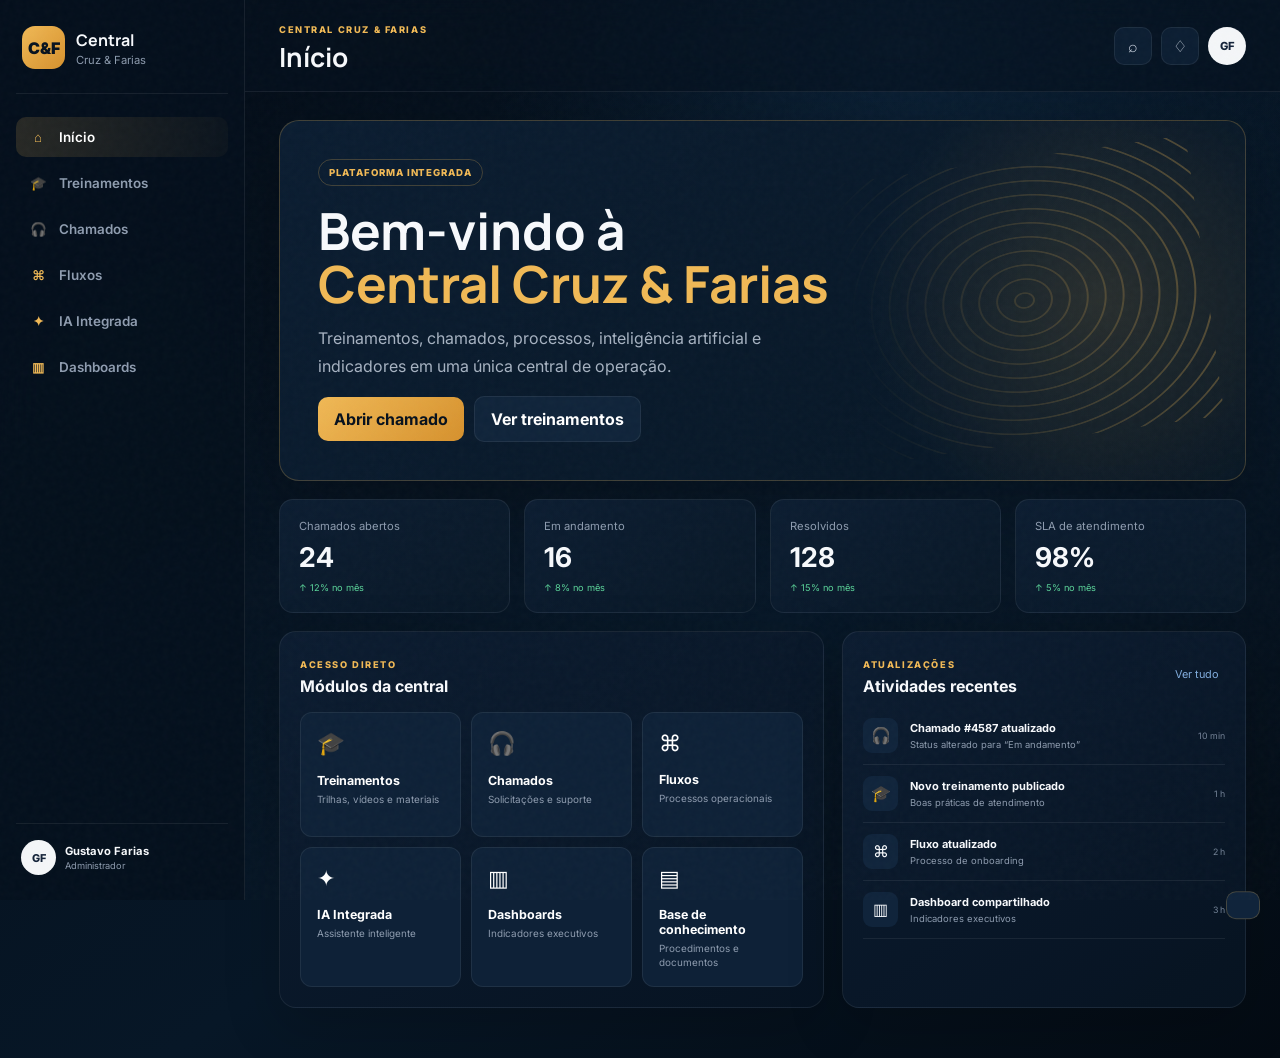
<file: index.html>
<!DOCTYPE html>
<html lang="pt-BR">
<head>
<meta charset="UTF-8">
<meta name="viewport" content="width=device-width, initial-scale=1.0">
<title>Início | Central Cruz & Farias</title>
<link rel="preconnect" href="https://fonts.googleapis.com">
<link rel="preconnect" href="https://fonts.gstatic.com" crossorigin>
<link href="https://fonts.googleapis.com/css2?family=Inter:wght@400;500;600;700;800&family=Manrope:wght@600;700;800&display=swap" rel="stylesheet">
<link rel="stylesheet" href="styles.css">
</head>
<body data-page="inicio">
<div class="noise"></div>
<aside class="sidebar" id="sidebar">
  <div class="brand">
    <div class="brand-icon">C&F</div>
    <div><strong>Central</strong><small>Cruz & Farias</small></div>
  </div>
  <nav>
<a href="index.html" data-page="inicio"><span>⌂</span>Início</a>
<a href="treinamentos.html" data-page="treinamentos"><span>🎓</span>Treinamentos</a>
<a href="chamados.html" data-page="chamados"><span>🎧</span>Chamados</a>
<a href="fluxos.html" data-page="fluxos"><span>⌘</span>Fluxos</a>
<a href="ia.html" data-page="ia"><span>✦</span>IA Integrada</a>
<a href="dashboards.html" data-page="dashboards"><span>▥</span>Dashboards</a>
</nav>
  <div class="sidebar-footer">
    <div class="mini-avatar">GF</div>
    <div><strong>Gustavo Farias</strong><small>Administrador</small></div>
  </div>
</aside>
<div class="mobile-overlay" id="mobileOverlay"></div>
<main class="app">
<header class="topbar">
  <button class="menu-btn" id="menuBtn">☰</button>
  <div>
    <span class="eyebrow">CENTRAL CRUZ & FARIAS</span>
    <h1>Início</h1>
  </div>
  <div class="top-actions">
    <button class="icon-btn" id="searchBtn">⌕</button>
    <button class="icon-btn">♢</button>
    <div class="avatar">GF</div>
  </div>
</header>
<section class="content">

<section class="hero-card">
  <div>
    <span class="tag">PLATAFORMA INTEGRADA</span>
    <h2>Bem-vindo à<br><em>Central Cruz & Farias</em></h2>
    <p>Treinamentos, chamados, processos, inteligência artificial e indicadores em uma única central de operação.</p>
    <div class="hero-actions">
      <a class="btn primary" href="chamados.html">Abrir chamado</a>
      <a class="btn secondary" href="treinamentos.html">Ver treinamentos</a>
    </div>
  </div>
  <div class="gold-art"></div>
</section>

<section class="kpi-grid">
  <article class="kpi-card"><span>Chamados abertos</span><strong>24</strong><small>↑ 12% no mês</small></article>
  <article class="kpi-card"><span>Em andamento</span><strong>16</strong><small>↑ 8% no mês</small></article>
  <article class="kpi-card"><span>Resolvidos</span><strong>128</strong><small>↑ 15% no mês</small></article>
  <article class="kpi-card"><span>SLA de atendimento</span><strong>98%</strong><small>↑ 5% no mês</small></article>
</section>

<section class="home-grid">
  <article class="panel">
    <div class="panel-head"><div><span class="eyebrow">ACESSO DIRETO</span><h3>Módulos da central</h3></div></div>
    <div class="module-grid">
      <a href="treinamentos.html" class="module-card"><i>🎓</i><strong>Treinamentos</strong><span>Trilhas, vídeos e materiais</span></a>
      <a href="chamados.html" class="module-card"><i>🎧</i><strong>Chamados</strong><span>Solicitações e suporte</span></a>
      <a href="fluxos.html" class="module-card"><i>⌘</i><strong>Fluxos</strong><span>Processos operacionais</span></a>
      <a href="ia.html" class="module-card"><i>✦</i><strong>IA Integrada</strong><span>Assistente inteligente</span></a>
      <a href="dashboards.html" class="module-card"><i>▥</i><strong>Dashboards</strong><span>Indicadores executivos</span></a>
      <button class="module-card" data-toast="Base de conhecimento será conectada ao conteúdo da empresa."><i>▤</i><strong>Base de conhecimento</strong><span>Procedimentos e documentos</span></button>
    </div>
  </article>

  <article class="panel activity-panel">
    <div class="panel-head"><div><span class="eyebrow">ATUALIZAÇÕES</span><h3>Atividades recentes</h3></div><button class="text-btn">Ver tudo</button></div>
    <div class="activity-list">
      <div><i>🎧</i><p><strong>Chamado #4587 atualizado</strong><span>Status alterado para “Em andamento”</span></p><time>10 min</time></div>
      <div><i>🎓</i><p><strong>Novo treinamento publicado</strong><span>Boas práticas de atendimento</span></p><time>1 h</time></div>
      <div><i>⌘</i><p><strong>Fluxo atualizado</strong><span>Processo de onboarding</span></p><time>2 h</time></div>
      <div><i>▥</i><p><strong>Dashboard compartilhado</strong><span>Indicadores executivos</span></p><time>3 h</time></div>
    </div>
  </article>
</section>

</section>
</main>
<div class="toast" id="toast"></div>
<script src="app.js"></script>
</body>
</html>
</file>
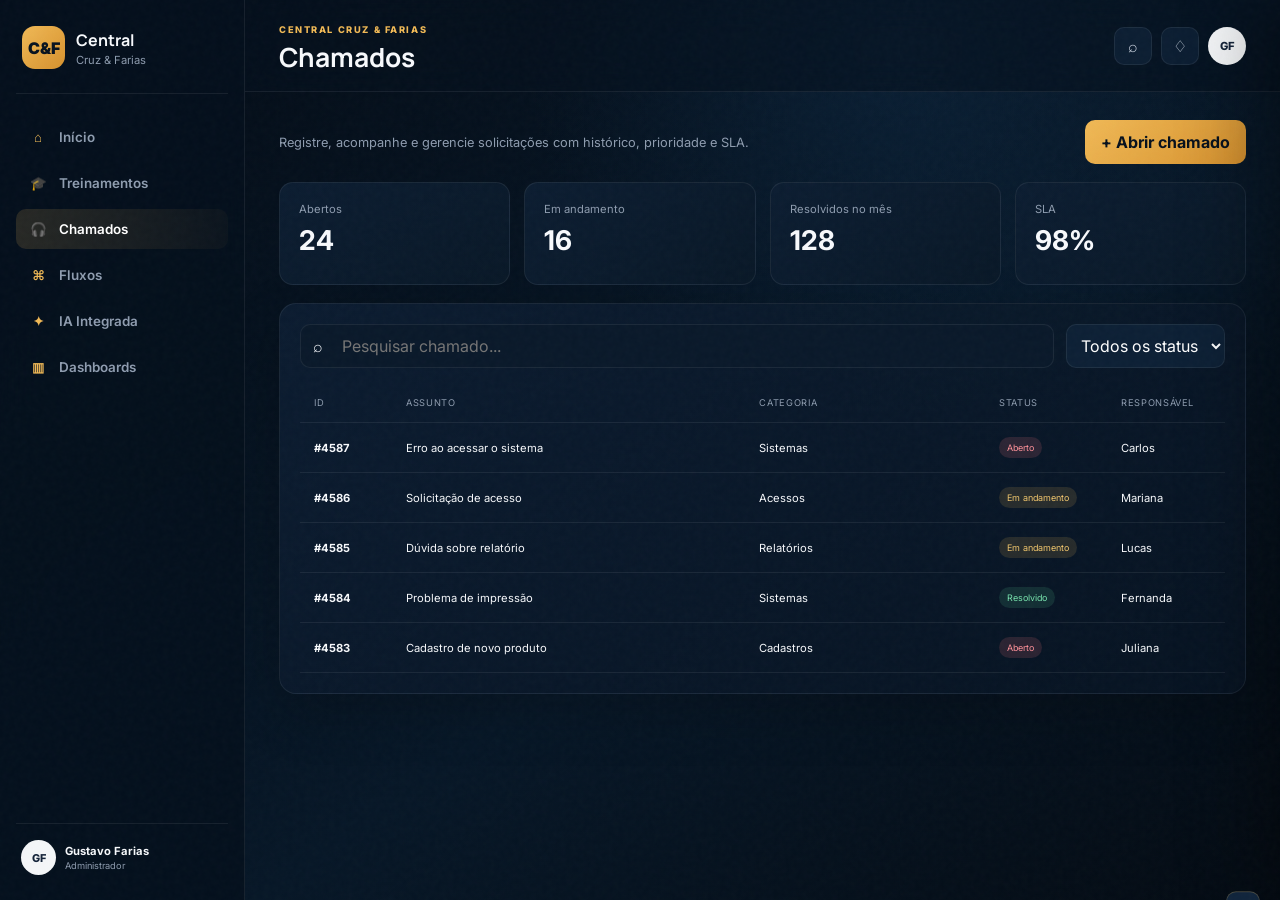
<file: chamados.html>
<!DOCTYPE html>
<html lang="pt-BR">
<head>
<meta charset="UTF-8">
<meta name="viewport" content="width=device-width, initial-scale=1.0">
<title>Chamados | Central Cruz & Farias</title>
<link rel="preconnect" href="https://fonts.googleapis.com">
<link rel="preconnect" href="https://fonts.gstatic.com" crossorigin>
<link href="https://fonts.googleapis.com/css2?family=Inter:wght@400;500;600;700;800&family=Manrope:wght@600;700;800&display=swap" rel="stylesheet">
<link rel="stylesheet" href="styles.css">
</head>
<body data-page="chamados">
<div class="noise"></div>
<aside class="sidebar" id="sidebar">
  <div class="brand">
    <div class="brand-icon">C&F</div>
    <div><strong>Central</strong><small>Cruz & Farias</small></div>
  </div>
  <nav>
<a href="index.html" data-page="inicio"><span>⌂</span>Início</a>
<a href="treinamentos.html" data-page="treinamentos"><span>🎓</span>Treinamentos</a>
<a href="chamados.html" data-page="chamados"><span>🎧</span>Chamados</a>
<a href="fluxos.html" data-page="fluxos"><span>⌘</span>Fluxos</a>
<a href="ia.html" data-page="ia"><span>✦</span>IA Integrada</a>
<a href="dashboards.html" data-page="dashboards"><span>▥</span>Dashboards</a>
</nav>
  <div class="sidebar-footer">
    <div class="mini-avatar">GF</div>
    <div><strong>Gustavo Farias</strong><small>Administrador</small></div>
  </div>
</aside>
<div class="mobile-overlay" id="mobileOverlay"></div>
<main class="app">
<header class="topbar">
  <button class="menu-btn" id="menuBtn">☰</button>
  <div>
    <span class="eyebrow">CENTRAL CRUZ & FARIAS</span>
    <h1>Chamados</h1>
  </div>
  <div class="top-actions">
    <button class="icon-btn" id="searchBtn">⌕</button>
    <button class="icon-btn">♢</button>
    <div class="avatar">GF</div>
  </div>
</header>
<section class="content">

<div class="page-actions">
  <div><p>Registre, acompanhe e gerencie solicitações com histórico, prioridade e SLA.</p></div>
  <button class="btn primary" id="newTicketBtn">+ Abrir chamado</button>
</div>
<section class="summary-strip">
  <div><span>Abertos</span><strong>24</strong></div><div><span>Em andamento</span><strong>16</strong></div>
  <div><span>Resolvidos no mês</span><strong>128</strong></div><div><span>SLA</span><strong>98%</strong></div>
</section>
<section class="panel">
  <div class="table-tools">
    <div class="search-box">⌕ <input id="ticketSearch" placeholder="Pesquisar chamado..."></div>
    <select id="statusFilter"><option value="all">Todos os status</option><option>Aberto</option><option>Em andamento</option><option>Resolvido</option></select>
  </div>
  <div class="ticket-table" id="ticketTable"></div>
</section>
<div class="drawer" id="ticketDrawer">
  <div class="drawer-head"><h3>Novo chamado</h3><button id="closeDrawer">×</button></div>
  <form id="ticketForm">
    <label>Assunto<input required id="ticketTitle" placeholder="Descreva resumidamente"></label>
    <label>Categoria<select><option>Sistemas</option><option>Acessos</option><option>Cadastros</option><option>Relatórios</option></select></label>
    <label>Prioridade<select><option>Baixa</option><option>Média</option><option>Alta</option><option>Crítica</option></select></label>
    <label>Descrição<textarea required placeholder="Detalhe a solicitação"></textarea></label>
    <button class="btn primary" type="submit">Registrar chamado</button>
  </form>
</div>

</section>
</main>
<div class="toast" id="toast"></div>
<script src="app.js"></script>
</body>
</html>
</file>
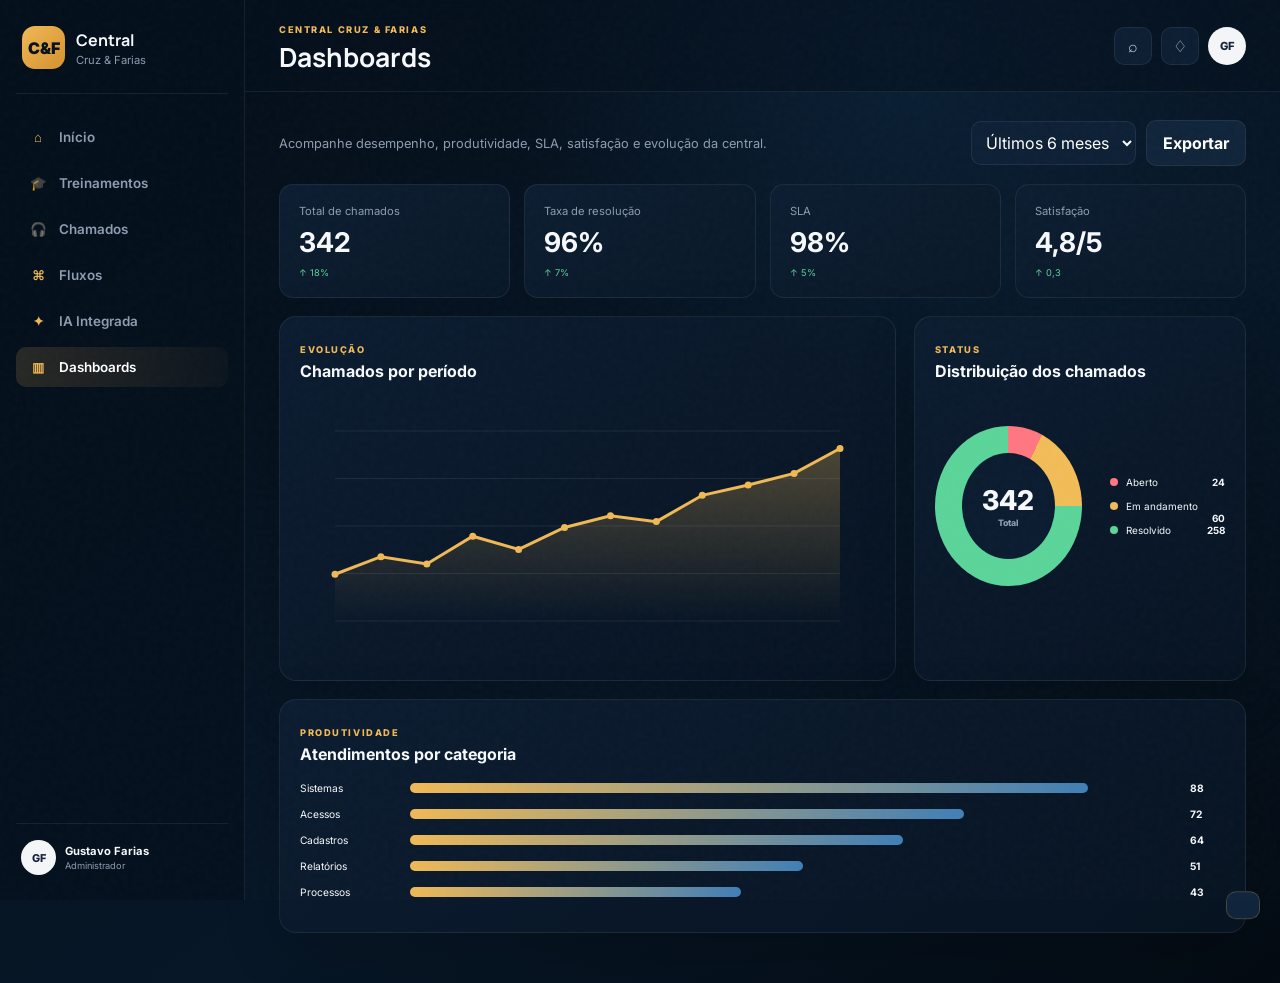
<file: dashboards.html>
<!DOCTYPE html>
<html lang="pt-BR">
<head>
<meta charset="UTF-8">
<meta name="viewport" content="width=device-width, initial-scale=1.0">
<title>Dashboards | Central Cruz & Farias</title>
<link rel="preconnect" href="https://fonts.googleapis.com">
<link rel="preconnect" href="https://fonts.gstatic.com" crossorigin>
<link href="https://fonts.googleapis.com/css2?family=Inter:wght@400;500;600;700;800&family=Manrope:wght@600;700;800&display=swap" rel="stylesheet">
<link rel="stylesheet" href="styles.css">
</head>
<body data-page="dashboards">
<div class="noise"></div>
<aside class="sidebar" id="sidebar">
  <div class="brand">
    <div class="brand-icon">C&F</div>
    <div><strong>Central</strong><small>Cruz & Farias</small></div>
  </div>
  <nav>
<a href="index.html" data-page="inicio"><span>⌂</span>Início</a>
<a href="treinamentos.html" data-page="treinamentos"><span>🎓</span>Treinamentos</a>
<a href="chamados.html" data-page="chamados"><span>🎧</span>Chamados</a>
<a href="fluxos.html" data-page="fluxos"><span>⌘</span>Fluxos</a>
<a href="ia.html" data-page="ia"><span>✦</span>IA Integrada</a>
<a href="dashboards.html" data-page="dashboards"><span>▥</span>Dashboards</a>
</nav>
  <div class="sidebar-footer">
    <div class="mini-avatar">GF</div>
    <div><strong>Gustavo Farias</strong><small>Administrador</small></div>
  </div>
</aside>
<div class="mobile-overlay" id="mobileOverlay"></div>
<main class="app">
<header class="topbar">
  <button class="menu-btn" id="menuBtn">☰</button>
  <div>
    <span class="eyebrow">CENTRAL CRUZ & FARIAS</span>
    <h1>Dashboards</h1>
  </div>
  <div class="top-actions">
    <button class="icon-btn" id="searchBtn">⌕</button>
    <button class="icon-btn">♢</button>
    <div class="avatar">GF</div>
  </div>
</header>
<section class="content">

<div class="page-actions">
  <div><p>Acompanhe desempenho, produtividade, SLA, satisfação e evolução da central.</p></div>
  <div class="action-row"><select><option>Últimos 6 meses</option><option>Últimos 30 dias</option><option>Este ano</option></select><button class="btn secondary" data-toast="Relatório exportado.">Exportar</button></div>
</div>
<section class="kpi-grid dashboard-kpis">
  <article class="kpi-card"><span>Total de chamados</span><strong>342</strong><small>↑ 18%</small></article>
  <article class="kpi-card"><span>Taxa de resolução</span><strong>96%</strong><small>↑ 7%</small></article>
  <article class="kpi-card"><span>SLA</span><strong>98%</strong><small>↑ 5%</small></article>
  <article class="kpi-card"><span>Satisfação</span><strong>4,8/5</strong><small>↑ 0,3</small></article>
</section>
<section class="dashboard-grid">
  <article class="panel chart-panel">
    <div class="panel-head"><div><span class="eyebrow">EVOLUÇÃO</span><h3>Chamados por período</h3></div></div>
    <canvas id="lineChart" width="700" height="300"></canvas>
  </article>
  <article class="panel chart-panel">
    <div class="panel-head"><div><span class="eyebrow">STATUS</span><h3>Distribuição dos chamados</h3></div></div>
    <div class="donut-wrap"><div class="big-donut"><span>342<small>Total</small></span></div>
      <div class="legend"><div><i class="red"></i>Aberto <b>24</b></div><div><i class="yellow"></i>Em andamento <b>60</b></div><div><i class="green"></i>Resolvido <b>258</b></div></div>
    </div>
  </article>
  <article class="panel chart-panel wide">
    <div class="panel-head"><div><span class="eyebrow">PRODUTIVIDADE</span><h3>Atendimentos por categoria</h3></div></div>
    <div class="horizontal-bars">
      <div><span>Sistemas</span><i style="width:88%"></i><b>88</b></div>
      <div><span>Acessos</span><i style="width:72%"></i><b>72</b></div>
      <div><span>Cadastros</span><i style="width:64%"></i><b>64</b></div>
      <div><span>Relatórios</span><i style="width:51%"></i><b>51</b></div>
      <div><span>Processos</span><i style="width:43%"></i><b>43</b></div>
    </div>
  </article>
</section>

</section>
</main>
<div class="toast" id="toast"></div>
<script src="app.js"></script>
</body>
</html>
</file>
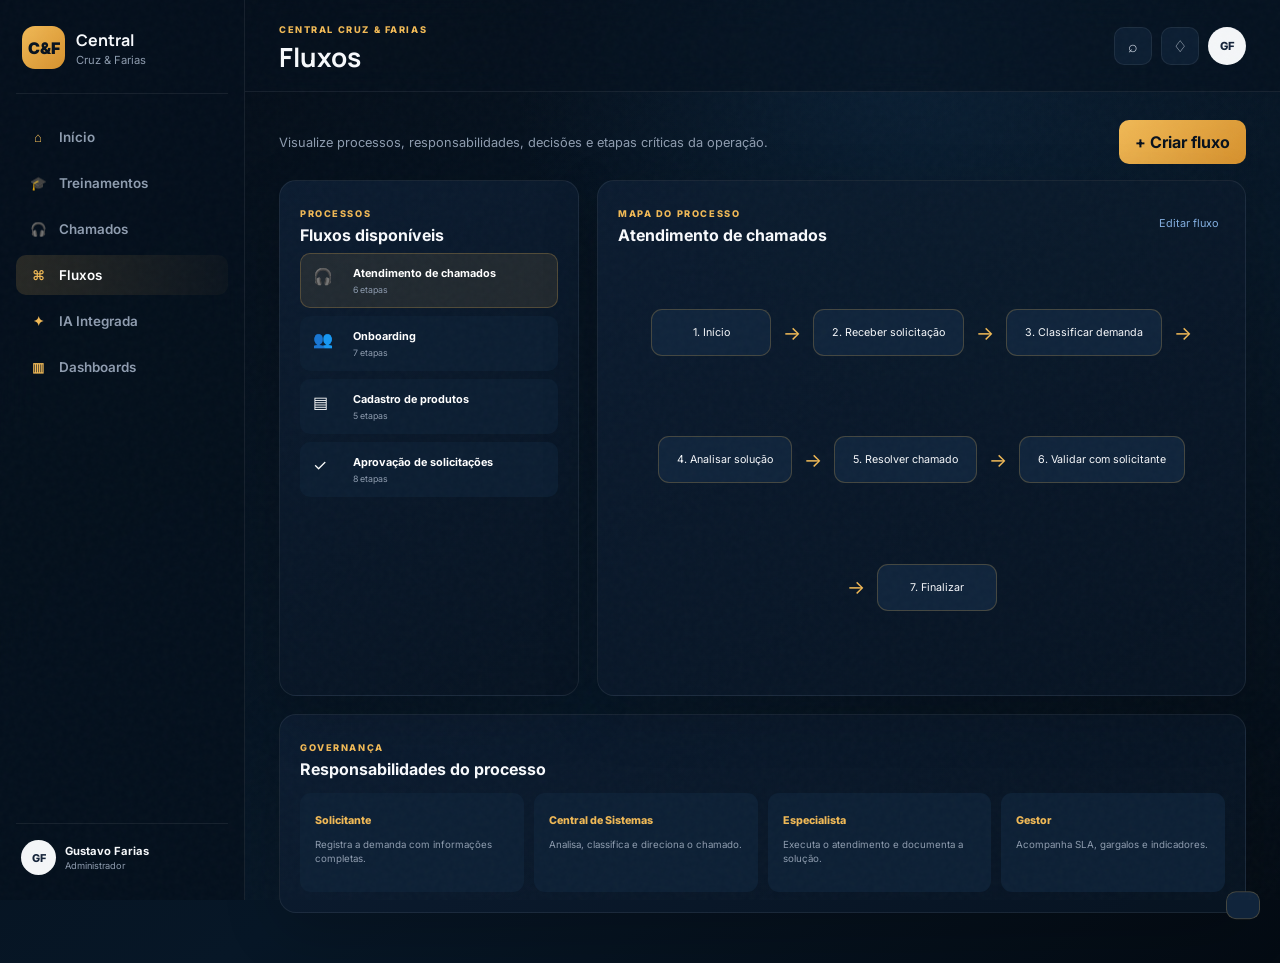
<file: fluxos.html>
<!DOCTYPE html>
<html lang="pt-BR">
<head>
<meta charset="UTF-8">
<meta name="viewport" content="width=device-width, initial-scale=1.0">
<title>Fluxos | Central Cruz & Farias</title>
<link rel="preconnect" href="https://fonts.googleapis.com">
<link rel="preconnect" href="https://fonts.gstatic.com" crossorigin>
<link href="https://fonts.googleapis.com/css2?family=Inter:wght@400;500;600;700;800&family=Manrope:wght@600;700;800&display=swap" rel="stylesheet">
<link rel="stylesheet" href="styles.css">
</head>
<body data-page="fluxos">
<div class="noise"></div>
<aside class="sidebar" id="sidebar">
  <div class="brand">
    <div class="brand-icon">C&F</div>
    <div><strong>Central</strong><small>Cruz & Farias</small></div>
  </div>
  <nav>
<a href="index.html" data-page="inicio"><span>⌂</span>Início</a>
<a href="treinamentos.html" data-page="treinamentos"><span>🎓</span>Treinamentos</a>
<a href="chamados.html" data-page="chamados"><span>🎧</span>Chamados</a>
<a href="fluxos.html" data-page="fluxos"><span>⌘</span>Fluxos</a>
<a href="ia.html" data-page="ia"><span>✦</span>IA Integrada</a>
<a href="dashboards.html" data-page="dashboards"><span>▥</span>Dashboards</a>
</nav>
  <div class="sidebar-footer">
    <div class="mini-avatar">GF</div>
    <div><strong>Gustavo Farias</strong><small>Administrador</small></div>
  </div>
</aside>
<div class="mobile-overlay" id="mobileOverlay"></div>
<main class="app">
<header class="topbar">
  <button class="menu-btn" id="menuBtn">☰</button>
  <div>
    <span class="eyebrow">CENTRAL CRUZ & FARIAS</span>
    <h1>Fluxos</h1>
  </div>
  <div class="top-actions">
    <button class="icon-btn" id="searchBtn">⌕</button>
    <button class="icon-btn">♢</button>
    <div class="avatar">GF</div>
  </div>
</header>
<section class="content">

<div class="page-actions">
  <div><p>Visualize processos, responsabilidades, decisões e etapas críticas da operação.</p></div>
  <button class="btn primary" data-toast="Novo fluxo criado.">+ Criar fluxo</button>
</div>
<section class="flow-layout">
  <aside class="panel flow-list">
    <div class="panel-head"><div><span class="eyebrow">PROCESSOS</span><h3>Fluxos disponíveis</h3></div></div>
    <button class="flow-select active" data-flow="atendimento"><i>🎧</i><span><strong>Atendimento de chamados</strong><small>6 etapas</small></span></button>
    <button class="flow-select" data-flow="onboarding"><i>👥</i><span><strong>Onboarding</strong><small>7 etapas</small></span></button>
    <button class="flow-select" data-flow="cadastro"><i>▤</i><span><strong>Cadastro de produtos</strong><small>5 etapas</small></span></button>
    <button class="flow-select" data-flow="aprovacao"><i>✓</i><span><strong>Aprovação de solicitações</strong><small>8 etapas</small></span></button>
  </aside>
  <article class="panel flow-workspace">
    <div class="panel-head"><div><span class="eyebrow">MAPA DO PROCESSO</span><h3 id="flowTitle">Atendimento de chamados</h3></div><button class="text-btn">Editar fluxo</button></div>
    <div class="process-map" id="processMap"></div>
  </article>
</section>
<section class="panel responsibilities">
  <div class="panel-head"><div><span class="eyebrow">GOVERNANÇA</span><h3>Responsabilidades do processo</h3></div></div>
  <div class="responsibility-grid">
    <div><span>Solicitante</span><p>Registra a demanda com informações completas.</p></div>
    <div><span>Central de Sistemas</span><p>Analisa, classifica e direciona o chamado.</p></div>
    <div><span>Especialista</span><p>Executa o atendimento e documenta a solução.</p></div>
    <div><span>Gestor</span><p>Acompanha SLA, gargalos e indicadores.</p></div>
  </div>
</section>

</section>
</main>
<div class="toast" id="toast"></div>
<script src="app.js"></script>
</body>
</html>
</file>
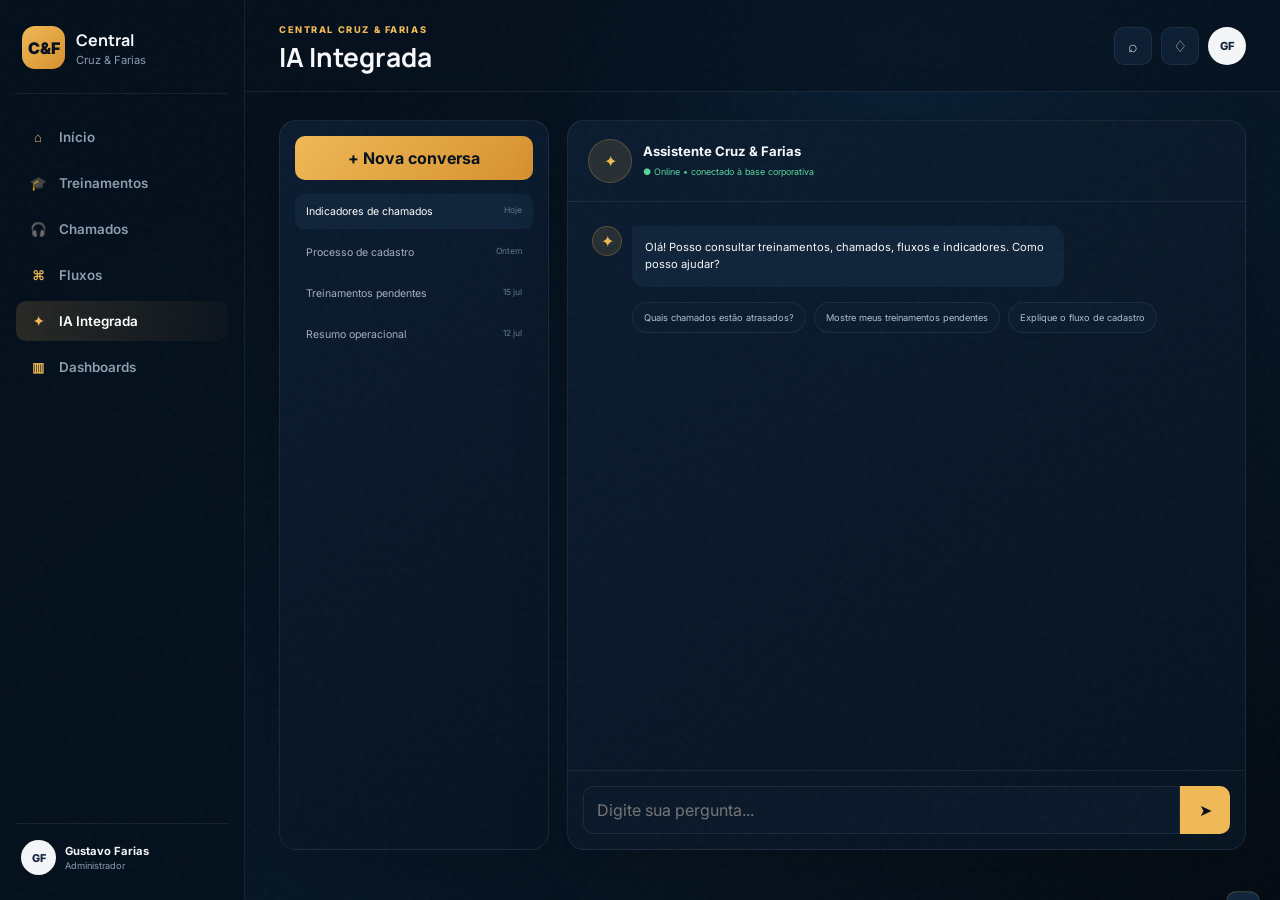
<file: ia.html>
<!DOCTYPE html>
<html lang="pt-BR">
<head>
<meta charset="UTF-8">
<meta name="viewport" content="width=device-width, initial-scale=1.0">
<title>IA Integrada | Central Cruz & Farias</title>
<link rel="preconnect" href="https://fonts.googleapis.com">
<link rel="preconnect" href="https://fonts.gstatic.com" crossorigin>
<link href="https://fonts.googleapis.com/css2?family=Inter:wght@400;500;600;700;800&family=Manrope:wght@600;700;800&display=swap" rel="stylesheet">
<link rel="stylesheet" href="styles.css">
</head>
<body data-page="ia">
<div class="noise"></div>
<aside class="sidebar" id="sidebar">
  <div class="brand">
    <div class="brand-icon">C&F</div>
    <div><strong>Central</strong><small>Cruz & Farias</small></div>
  </div>
  <nav>
<a href="index.html" data-page="inicio"><span>⌂</span>Início</a>
<a href="treinamentos.html" data-page="treinamentos"><span>🎓</span>Treinamentos</a>
<a href="chamados.html" data-page="chamados"><span>🎧</span>Chamados</a>
<a href="fluxos.html" data-page="fluxos"><span>⌘</span>Fluxos</a>
<a href="ia.html" data-page="ia"><span>✦</span>IA Integrada</a>
<a href="dashboards.html" data-page="dashboards"><span>▥</span>Dashboards</a>
</nav>
  <div class="sidebar-footer">
    <div class="mini-avatar">GF</div>
    <div><strong>Gustavo Farias</strong><small>Administrador</small></div>
  </div>
</aside>
<div class="mobile-overlay" id="mobileOverlay"></div>
<main class="app">
<header class="topbar">
  <button class="menu-btn" id="menuBtn">☰</button>
  <div>
    <span class="eyebrow">CENTRAL CRUZ & FARIAS</span>
    <h1>IA Integrada</h1>
  </div>
  <div class="top-actions">
    <button class="icon-btn" id="searchBtn">⌕</button>
    <button class="icon-btn">♢</button>
    <div class="avatar">GF</div>
  </div>
</header>
<section class="content">

<section class="ai-layout">
  <aside class="panel conversation-sidebar">
    <button class="btn primary full" id="newConversation">+ Nova conversa</button>
    <div class="conversation-list">
      <button class="active">Indicadores de chamados<span>Hoje</span></button>
      <button>Processo de cadastro<span>Ontem</span></button>
      <button>Treinamentos pendentes<span>15 jul</span></button>
      <button>Resumo operacional<span>12 jul</span></button>
    </div>
  </aside>
  <article class="panel chat-panel">
    <div class="ai-header">
      <div class="ai-orb">✦</div>
      <div><h3>Assistente Cruz & Farias</h3><span>● Online • conectado à base corporativa</span></div>
    </div>
    <div class="chat-messages" id="chatMessages">
      <div class="chat assistant"><div class="ai-mini">✦</div><p>Olá! Posso consultar treinamentos, chamados, fluxos e indicadores. Como posso ajudar?</p></div>
      <div class="suggestions">
        <button>Quais chamados estão atrasados?</button>
        <button>Mostre meus treinamentos pendentes</button>
        <button>Explique o fluxo de cadastro</button>
      </div>
    </div>
    <form class="chat-input" id="aiForm">
      <input id="aiInput" placeholder="Digite sua pergunta...">
      <button type="submit">➤</button>
    </form>
  </article>
</section>

</section>
</main>
<div class="toast" id="toast"></div>
<script src="app.js"></script>
</body>
</html>
</file>
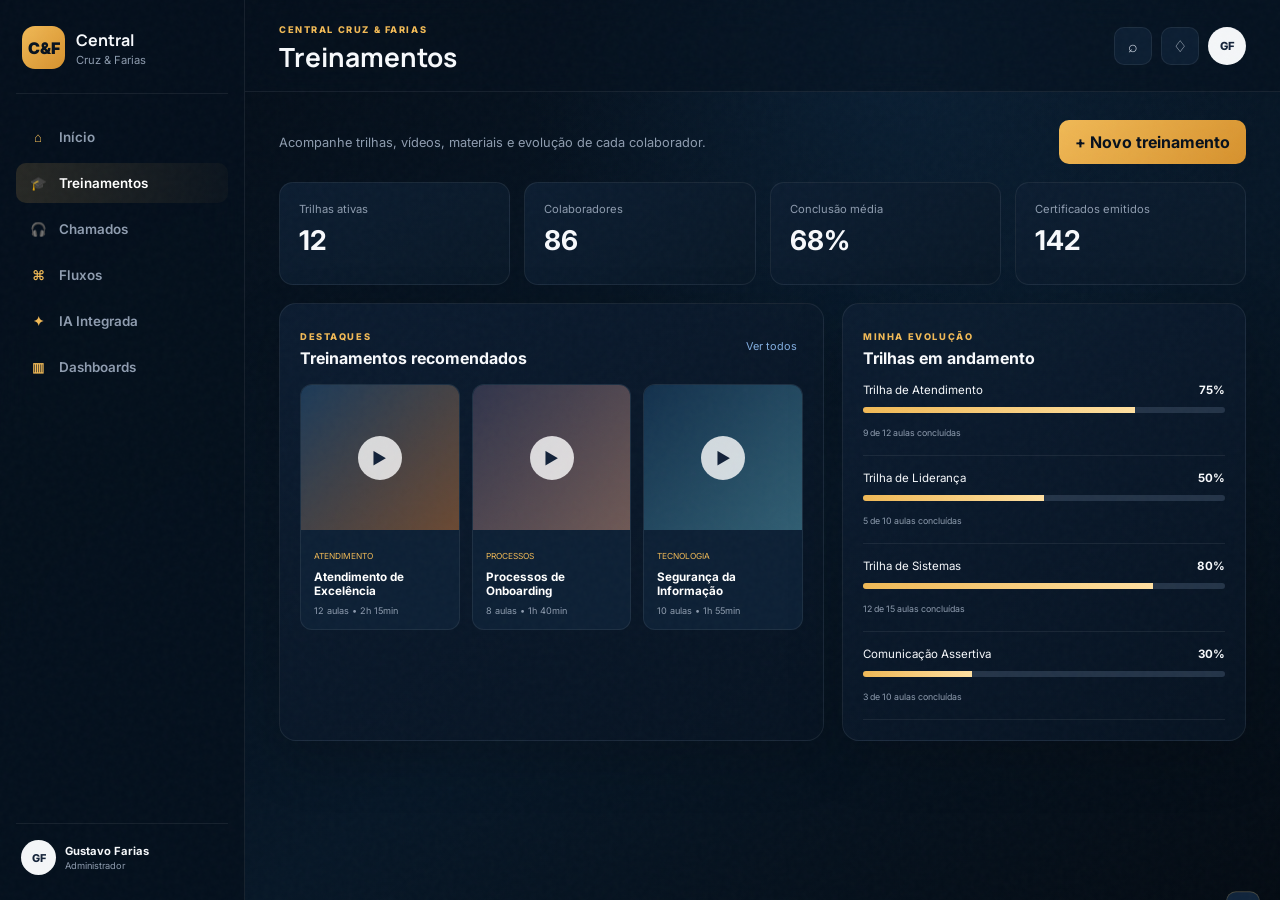
<file: treinamentos.html>
<!DOCTYPE html>
<html lang="pt-BR">
<head>
<meta charset="UTF-8">
<meta name="viewport" content="width=device-width, initial-scale=1.0">
<title>Treinamentos | Central Cruz & Farias</title>
<link rel="preconnect" href="https://fonts.googleapis.com">
<link rel="preconnect" href="https://fonts.gstatic.com" crossorigin>
<link href="https://fonts.googleapis.com/css2?family=Inter:wght@400;500;600;700;800&family=Manrope:wght@600;700;800&display=swap" rel="stylesheet">
<link rel="stylesheet" href="styles.css">
</head>
<body data-page="treinamentos">
<div class="noise"></div>
<aside class="sidebar" id="sidebar">
  <div class="brand">
    <div class="brand-icon">C&F</div>
    <div><strong>Central</strong><small>Cruz & Farias</small></div>
  </div>
  <nav>
<a href="index.html" data-page="inicio"><span>⌂</span>Início</a>
<a href="treinamentos.html" data-page="treinamentos"><span>🎓</span>Treinamentos</a>
<a href="chamados.html" data-page="chamados"><span>🎧</span>Chamados</a>
<a href="fluxos.html" data-page="fluxos"><span>⌘</span>Fluxos</a>
<a href="ia.html" data-page="ia"><span>✦</span>IA Integrada</a>
<a href="dashboards.html" data-page="dashboards"><span>▥</span>Dashboards</a>
</nav>
  <div class="sidebar-footer">
    <div class="mini-avatar">GF</div>
    <div><strong>Gustavo Farias</strong><small>Administrador</small></div>
  </div>
</aside>
<div class="mobile-overlay" id="mobileOverlay"></div>
<main class="app">
<header class="topbar">
  <button class="menu-btn" id="menuBtn">☰</button>
  <div>
    <span class="eyebrow">CENTRAL CRUZ & FARIAS</span>
    <h1>Treinamentos</h1>
  </div>
  <div class="top-actions">
    <button class="icon-btn" id="searchBtn">⌕</button>
    <button class="icon-btn">♢</button>
    <div class="avatar">GF</div>
  </div>
</header>
<section class="content">

<div class="page-actions">
  <div><p>Acompanhe trilhas, vídeos, materiais e evolução de cada colaborador.</p></div>
  <button class="btn primary" data-toast="Novo treinamento iniciado.">+ Novo treinamento</button>
</div>
<section class="summary-strip">
  <div><span>Trilhas ativas</span><strong>12</strong></div>
  <div><span>Colaboradores</span><strong>86</strong></div>
  <div><span>Conclusão média</span><strong>68%</strong></div>
  <div><span>Certificados emitidos</span><strong>142</strong></div>
</section>
<section class="training-page-grid">
  <article class="panel">
    <div class="panel-head"><div><span class="eyebrow">DESTAQUES</span><h3>Treinamentos recomendados</h3></div><button class="text-btn">Ver todos</button></div>
    <div class="course-grid">
      <button class="course-card" data-toast="Abrindo Atendimento de Excelência">
        <div class="course-cover cover-1"><span>▶</span></div><div><small>ATENDIMENTO</small><h4>Atendimento de Excelência</h4><p>12 aulas • 2h 15min</p></div>
      </button>
      <button class="course-card" data-toast="Abrindo Processos de Onboarding">
        <div class="course-cover cover-2"><span>▶</span></div><div><small>PROCESSOS</small><h4>Processos de Onboarding</h4><p>8 aulas • 1h 40min</p></div>
      </button>
      <button class="course-card" data-toast="Abrindo Segurança da Informação">
        <div class="course-cover cover-3"><span>▶</span></div><div><small>TECNOLOGIA</small><h4>Segurança da Informação</h4><p>10 aulas • 1h 55min</p></div>
      </button>
    </div>
  </article>
  <article class="panel">
    <div class="panel-head"><div><span class="eyebrow">MINHA EVOLUÇÃO</span><h3>Trilhas em andamento</h3></div></div>
    <div class="learning-list">
      <div><header><span>Trilha de Atendimento</span><b>75%</b></header><div class="bar"><i style="width:75%"></i></div><small>9 de 12 aulas concluídas</small></div>
      <div><header><span>Trilha de Liderança</span><b>50%</b></header><div class="bar"><i style="width:50%"></i></div><small>5 de 10 aulas concluídas</small></div>
      <div><header><span>Trilha de Sistemas</span><b>80%</b></header><div class="bar"><i style="width:80%"></i></div><small>12 de 15 aulas concluídas</small></div>
      <div><header><span>Comunicação Assertiva</span><b>30%</b></header><div class="bar"><i style="width:30%"></i></div><small>3 de 10 aulas concluídas</small></div>
    </div>
  </article>
</section>

</section>
</main>
<div class="toast" id="toast"></div>
<script src="app.js"></script>
</body>
</html>
</file>
<file: styles.css>
:root{--bg:#06111f;--bg2:#091a2d;--panel:#0b1c30;--panel2:#10243b;--gold:#f0b956;--gold2:#d6912d;--text:#f7f9fc;--muted:#8e9caf;--border:rgba(240,185,86,.23);--line:rgba(255,255,255,.07);--green:#5bd59a;--red:#ff7780;--yellow:#f2bd58}
*{box-sizing:border-box}html{scroll-behavior:smooth}body{margin:0;background:radial-gradient(circle at 70% 5%,rgba(23,67,108,.25),transparent 30%),linear-gradient(145deg,#040c16,#071727 60%,#040b13);color:var(--text);font-family:Inter,sans-serif;min-height:100vh}.noise{position:fixed;inset:0;pointer-events:none;opacity:.025;background-image:url("data:image/svg+xml,%3Csvg viewBox='0 0 160 160' xmlns='http://www.w3.org/2000/svg'%3E%3Cfilter id='n'%3E%3CfeTurbulence type='fractalNoise' baseFrequency='.95' numOctaves='4'/%3E%3C/filter%3E%3Crect width='100%25' height='100%25' filter='url(%23n)'/%3E%3C/svg%3E");z-index:99}button,input,select,textarea{font:inherit}.sidebar{position:fixed;left:0;top:0;bottom:0;width:245px;background:rgba(5,16,29,.94);border-right:1px solid var(--line);padding:22px 16px;display:flex;flex-direction:column;z-index:20;backdrop-filter:blur(20px)}.brand{display:flex;align-items:center;gap:11px;padding:4px 6px 24px;border-bottom:1px solid var(--line)}.brand-icon{width:43px;height:43px;border-radius:13px;display:grid;place-items:center;background:linear-gradient(135deg,var(--gold),var(--gold2));color:#07121f;font-weight:900}.brand strong,.brand small{display:block}.brand strong{font-family:Manrope;font-size:1rem}.brand small{color:var(--muted);font-size:.7rem;margin-top:2px}.sidebar nav{display:flex;flex-direction:column;gap:6px;margin-top:23px}.sidebar nav a{text-decoration:none;color:#8f9db0;padding:12px;border-radius:10px;display:flex;gap:11px;align-items:center;font-size:.84rem;font-weight:600}.sidebar nav a span{color:var(--gold);width:20px;text-align:center}.sidebar nav a.active,.sidebar nav a:hover{background:linear-gradient(90deg,rgba(240,185,86,.15),rgba(240,185,86,.03));color:#fff}.sidebar-footer{margin-top:auto;border-top:1px solid var(--line);padding:16px 5px 3px;display:flex;align-items:center;gap:9px}.mini-avatar,.avatar{display:grid;place-items:center;border-radius:50%;background:#f4f6f8;color:#142339;font-weight:800}.mini-avatar{width:35px;height:35px;font-size:.68rem}.sidebar-footer strong,.sidebar-footer small{display:block}.sidebar-footer strong{font-size:.7rem}.sidebar-footer small{font-size:.58rem;color:var(--muted);margin-top:2px}.app{margin-left:245px;min-height:100vh}.topbar{height:92px;padding:19px 34px;display:flex;align-items:center;border-bottom:1px solid var(--line);background:rgba(6,17,31,.6);backdrop-filter:blur(16px);position:sticky;top:0;z-index:10}.topbar h1{font-family:Manrope;margin:2px 0 0;font-size:1.65rem}.eyebrow{font-size:.58rem;color:var(--gold);letter-spacing:.17em;font-weight:800}.top-actions{margin-left:auto;display:flex;gap:9px;align-items:center}.icon-btn,.menu-btn{border:1px solid var(--line);background:#0c1e32;color:#cad3df;border-radius:10px;width:38px;height:38px}.menu-btn{display:none}.avatar{width:38px;height:38px;font-size:.7rem}.content{padding:28px 34px 50px;max-width:1600px;margin:auto}.hero-card{min-height:270px;border:1px solid var(--border);border-radius:20px;padding:38px;display:flex;justify-content:space-between;overflow:hidden;background:radial-gradient(circle at 85% 50%,rgba(240,185,86,.14),transparent 28%),linear-gradient(135deg,#0b1d31,#071624);box-shadow:0 25px 70px rgba(0,0,0,.22)}.hero-card>div:first-child{max-width:620px;position:relative;z-index:2}.tag{display:inline-flex;padding:7px 10px;border:1px solid var(--border);border-radius:99px;color:var(--gold);font-size:.6rem;font-weight:800;letter-spacing:.1em}.hero-card h2{font-family:Manrope;font-size:clamp(2rem,4vw,3.4rem);line-height:1.03;margin:18px 0 12px}.hero-card h2 em{font-style:normal;color:var(--gold)}.hero-card p{color:#a7b3c2;line-height:1.7;max-width:560px}.hero-actions,.action-row{display:flex;gap:10px;align-items:center}.btn{text-decoration:none;border:0;border-radius:10px;padding:12px 16px;font-weight:700;cursor:pointer}.primary{background:linear-gradient(135deg,var(--gold),var(--gold2));color:#07111d}.secondary{background:#10243a;color:#fff;border:1px solid var(--line)}.gold-art{width:390px;background:repeating-radial-gradient(ellipse at center,transparent 0 8px,rgba(240,185,86,.28) 9px 10px,transparent 11px 18px);mask-image:linear-gradient(90deg,transparent,#000);transform:rotate(-8deg)}.kpi-grid,.summary-strip{display:grid;grid-template-columns:repeat(4,1fr);gap:14px;margin:18px 0}.kpi-card,.summary-strip>div{padding:19px;border-radius:14px;background:linear-gradient(145deg,#0c1d31,#091827);border:1px solid var(--line)}.kpi-card span,.kpi-card strong,.kpi-card small,.summary-strip span,.summary-strip strong{display:block}.kpi-card span,.summary-strip span{font-size:.7rem;color:var(--muted)}.kpi-card strong,.summary-strip strong{font-size:1.7rem;margin:8px 0}.kpi-card small{font-size:.58rem;color:var(--green)}.home-grid,.training-page-grid,.dashboard-grid{display:grid;grid-template-columns:1.35fr 1fr;gap:18px}.panel{background:linear-gradient(145deg,rgba(12,29,49,.96),rgba(7,20,34,.96));border:1px solid var(--line);border-radius:17px;padding:20px;box-shadow:0 18px 55px rgba(0,0,0,.18)}.panel-head,.page-actions{display:flex;justify-content:space-between;align-items:center}.panel-head h3{margin:4px 0 0;font-size:1rem}.text-btn{border:0;background:none;color:#82aee0;font-size:.68rem}.module-grid{display:grid;grid-template-columns:repeat(3,1fr);gap:10px;margin-top:16px}.module-card{text-decoration:none;text-align:left;border:1px solid var(--line);background:#0e2137;color:#fff;border-radius:12px;padding:16px;min-height:125px;transition:.25s}.module-card:hover{transform:translateY(-3px);border-color:var(--border);box-shadow:0 12px 30px rgba(0,0,0,.2)}.module-card i,.module-card strong,.module-card span{display:block}.module-card i{font-style:normal;font-size:1.4rem;margin-bottom:16px}.module-card strong{font-size:.78rem}.module-card span{font-size:.62rem;color:var(--muted);margin-top:5px;line-height:1.4}.activity-list{margin-top:11px}.activity-list>div{display:grid;grid-template-columns:37px 1fr auto;gap:10px;align-items:center;padding:11px 0;border-bottom:1px solid var(--line)}.activity-list i{font-style:normal;width:35px;height:35px;border-radius:9px;background:#10243b;display:grid;place-items:center}.activity-list p{margin:0}.activity-list strong,.activity-list span{display:block}.activity-list strong{font-size:.69rem}.activity-list span{font-size:.59rem;color:var(--muted);margin-top:4px}.activity-list time{font-size:.55rem;color:#758498}.page-actions{margin-bottom:16px}.page-actions p{color:var(--muted);margin:0;font-size:.8rem}.full{width:100%}.course-grid{display:grid;grid-template-columns:repeat(3,1fr);gap:12px;margin-top:16px}.course-card{padding:0;text-align:left;border:1px solid var(--line);background:#0d2035;color:#fff;border-radius:12px;overflow:hidden}.course-cover{height:145px;display:grid;place-items:center}.cover-1{background:linear-gradient(135deg,#1c3a58,#6b4932)}.cover-2{background:linear-gradient(135deg,#30344b,#6f5955)}.cover-3{background:linear-gradient(135deg,#13304c,#315f73)}.course-cover span{width:44px;height:44px;border-radius:50%;background:rgba(255,255,255,.8);display:grid;place-items:center;color:#132239}.course-card>div:last-child{padding:13px}.course-card small{color:var(--gold);font-size:.52rem}.course-card h4{margin:7px 0;font-size:.73rem}.course-card p{color:var(--muted);font-size:.57rem;margin:0}.learning-list>div{padding:15px 0;border-bottom:1px solid var(--line)}.learning-list header{display:flex;justify-content:space-between;font-size:.72rem}.learning-list small{font-size:.55rem;color:var(--muted)}.bar{height:6px;background:#243448;border-radius:10px;margin:10px 0 7px;overflow:hidden}.bar i{display:block;height:100%;background:linear-gradient(90deg,var(--gold),#ffe0a1)}.table-tools{display:flex;justify-content:space-between;gap:12px;margin-bottom:15px}.search-box{flex:1;display:flex;align-items:center;gap:8px;background:#0a192a;border:1px solid var(--line);padding:0 12px;border-radius:10px}.search-box input{flex:1;background:none;border:0;color:#fff;outline:0;padding:11px}.table-tools select,.page-actions select{background:#0d2035;color:#fff;border:1px solid var(--line);border-radius:10px;padding:10px}.ticket-row{display:grid;grid-template-columns:80px 1.5fr 1fr 110px 90px;gap:12px;align-items:center;padding:14px;border-bottom:1px solid var(--line);font-size:.7rem}.ticket-row.header{color:var(--muted);font-size:.58rem;text-transform:uppercase;letter-spacing:.07em}.status{display:inline-flex;width:max-content;padding:5px 8px;border-radius:99px;font-size:.56rem}.status.Aberto{background:rgba(255,119,128,.14);color:#ff929a}.status.Em-andamento{background:rgba(242,189,88,.13);color:#f3c86e}.status.Resolvido{background:rgba(91,213,154,.13);color:#77e2ad}.drawer{position:fixed;right:-450px;top:0;height:100vh;width:min(430px,94vw);z-index:40;background:#081827;border-left:1px solid var(--border);padding:25px;transition:.35s;box-shadow:-30px 0 80px rgba(0,0,0,.45)}.drawer.show{right:0}.drawer-head{display:flex;justify-content:space-between;align-items:center}.drawer-head button{border:0;background:none;color:#fff;font-size:1.8rem}.drawer label{display:block;font-size:.68rem;color:#aeb9c8;margin-top:15px}.drawer input,.drawer select,.drawer textarea{width:100%;margin-top:7px;border:1px solid var(--line);background:#0d2035;color:#fff;border-radius:9px;padding:11px}.drawer textarea{height:140px;resize:vertical}.drawer .btn{margin-top:18px;width:100%}.flow-layout{display:grid;grid-template-columns:300px 1fr;gap:18px}.flow-list{display:flex;flex-direction:column;gap:8px}.flow-select{border:1px solid transparent;background:#0c1e32;color:#fff;border-radius:10px;padding:12px;display:flex;gap:10px;text-align:left}.flow-select.active{border-color:var(--border);background:rgba(240,185,86,.1)}.flow-select i{font-style:normal;width:30px}.flow-select strong,.flow-select small{display:block}.flow-select strong{font-size:.68rem}.flow-select small{font-size:.55rem;color:var(--muted);margin-top:4px}.process-map{min-height:430px;display:flex;align-items:center;justify-content:center;gap:12px;flex-wrap:wrap;padding:30px}.process-node{padding:16px 18px;border-radius:11px;background:#10243b;border:1px solid var(--border);font-size:.67rem;min-width:120px;text-align:center}.process-arrow{color:var(--gold);font-size:1.2rem}.responsibilities{margin-top:18px}.responsibility-grid{display:grid;grid-template-columns:repeat(4,1fr);gap:10px;margin-top:14px}.responsibility-grid div{background:#0d2035;border-radius:11px;padding:15px}.responsibility-grid span{font-size:.67rem;font-weight:800;color:var(--gold)}.responsibility-grid p{font-size:.61rem;color:var(--muted);line-height:1.5}.ai-layout{display:grid;grid-template-columns:270px 1fr;gap:18px;min-height:calc(100vh - 170px)}.conversation-sidebar{padding:15px}.conversation-list{margin-top:14px;display:flex;flex-direction:column;gap:6px}.conversation-list button{border:0;background:transparent;color:#a3afbf;text-align:left;padding:11px;border-radius:9px;font-size:.66rem}.conversation-list button span{float:right;font-size:.53rem;color:#68798e}.conversation-list button.active{background:#10243a;color:#fff}.chat-panel{display:flex;flex-direction:column;padding:0;overflow:hidden}.ai-header{padding:18px 20px;border-bottom:1px solid var(--line);display:flex;align-items:center;gap:11px}.ai-orb,.ai-mini{border-radius:50%;display:grid;place-items:center;background:rgba(240,185,86,.12);color:var(--gold);border:1px solid var(--border)}.ai-orb{width:44px;height:44px}.ai-mini{width:30px;height:30px;flex:none}.ai-header h3{margin:0;font-size:.82rem}.ai-header span{font-size:.56rem;color:var(--green)}.chat-messages{flex:1;padding:24px;overflow:auto}.chat{display:flex;gap:10px;max-width:75%;margin-bottom:15px}.chat p{margin:0;background:#10243a;border-radius:4px 12px 12px 12px;padding:13px;font-size:.7rem;line-height:1.55}.chat.user{margin-left:auto;flex-direction:row-reverse}.chat.user p{background:var(--gold);color:#07111d;border-radius:12px 4px 12px 12px}.suggestions{display:flex;gap:8px;flex-wrap:wrap;margin-left:40px}.suggestions button{border:1px solid var(--line);background:#0b1c30;color:#b2becc;border-radius:99px;padding:9px 11px;font-size:.58rem}.chat-input{display:flex;padding:15px;border-top:1px solid var(--line)}.chat-input input{flex:1;background:#0a192a;border:1px solid var(--line);border-radius:10px 0 0 10px;padding:13px;color:#fff;outline:0}.chat-input button{width:50px;border:0;border-radius:0 10px 10px 0;background:var(--gold);color:#07111d}.dashboard-grid{grid-template-columns:1.3fr .7fr}.chart-panel{min-height:330px}.chart-panel.wide{grid-column:1/-1;min-height:auto}.chart-panel canvas{width:100%;height:260px;margin-top:15px}.donut-wrap{display:flex;align-items:center;justify-content:center;gap:28px;height:250px}.big-donut{width:160px;height:160px;border-radius:50%;background:conic-gradient(var(--red) 0 7%,var(--yellow) 7% 25%,var(--green) 25% 100%);position:relative;display:grid;place-items:center}.big-donut:after{content:"";position:absolute;inset:27px;border-radius:50%;background:#0b1c30}.big-donut span{z-index:1;font-size:1.7rem;font-weight:800}.big-donut small{display:block;font-size:.55rem;color:var(--muted);text-align:center}.legend div{font-size:.62rem;margin:12px 0}.legend i{display:inline-block;width:8px;height:8px;border-radius:50%;margin-right:8px}.legend b{float:right;margin-left:25px}.red{background:var(--red)}.yellow{background:var(--yellow)}.green{background:var(--green)}.horizontal-bars{margin-top:18px}.horizontal-bars>div{display:grid;grid-template-columns:100px 1fr 35px;gap:10px;align-items:center;margin:14px 0;font-size:.64rem}.horizontal-bars i{height:10px;border-radius:10px;background:linear-gradient(90deg,var(--gold),#407fb7)}.toast{position:fixed;right:20px;bottom:20px;padding:13px 16px;background:#10243b;border:1px solid var(--border);border-radius:10px;transform:translateY(140%);transition:.3s;z-index:80;font-size:.7rem}.toast.show{transform:translateY(0)}.mobile-overlay{display:none}
@media(max-width:1100px){.module-grid,.course-grid{grid-template-columns:1fr 1fr}.home-grid,.training-page-grid,.dashboard-grid{grid-template-columns:1fr}.chart-panel.wide{grid-column:auto}.responsibility-grid{grid-template-columns:1fr 1fr}}
@media(max-width:780px){.sidebar{transform:translateX(-100%);transition:.3s}.sidebar.open{transform:none}.mobile-overlay.show{display:block;position:fixed;inset:0;background:rgba(0,0,0,.55);z-index:15}.app{margin-left:0}.menu-btn{display:block;margin-right:12px}.topbar{padding:16px 18px}.content{padding:20px 15px 40px}.kpi-grid,.summary-strip{grid-template-columns:1fr 1fr}.gold-art{display:none}.flow-layout,.ai-layout{grid-template-columns:1fr}.conversation-sidebar{display:none}.ticket-row{grid-template-columns:65px 1fr 90px}.ticket-row>*:nth-child(3),.ticket-row>*:nth-child(5){display:none}}
@media(max-width:520px){.hero-card{padding:25px}.module-grid,.course-grid,.responsibility-grid{grid-template-columns:1fr}.kpi-grid,.summary-strip{grid-template-columns:1fr 1fr}.top-actions .icon-btn{display:none}.page-actions{align-items:flex-start;gap:12px;flex-direction:column}.process-map{padding:18px;flex-direction:column}.process-arrow{transform:rotate(90deg)}}
</file>
